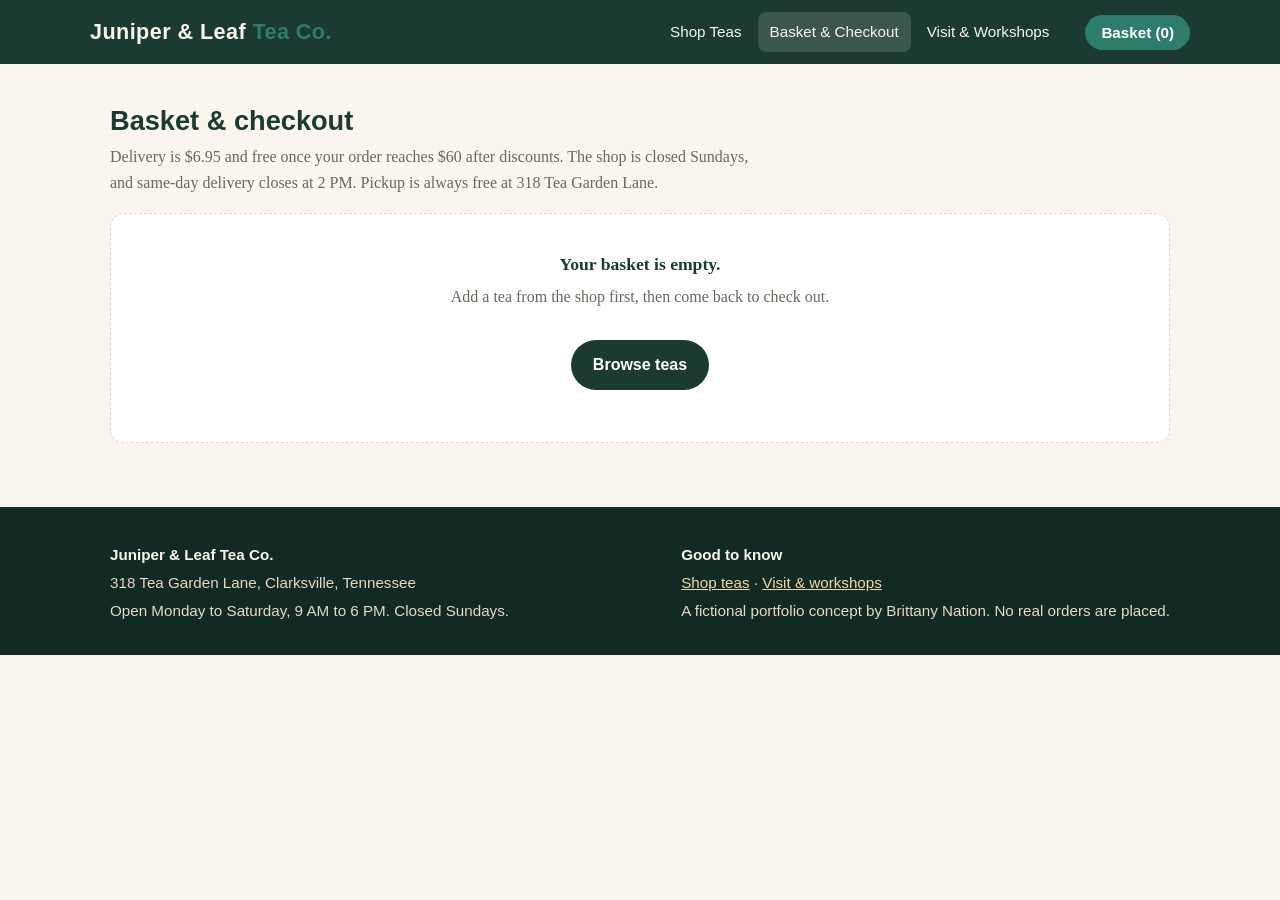
<file: cart.html>
<!DOCTYPE html>
<html lang="en">
<head>
  <meta charset="UTF-8">
  <meta name="viewport" content="width=device-width, initial-scale=1.0">
  <title>Basket &amp; Checkout — Juniper & Leaf Tea Co.</title>
  <meta name="description" content="Review your basket, choose delivery or pickup, and check out with a real confirmation from Juniper &amp; Leaf Tea Co..">
  <meta property="og:type" content="website">
  <meta property="og:title" content="Basket &amp; Checkout — Juniper & Leaf Tea Co.">
  <meta property="og:description" content="Delivery or pickup, a gift message, promo code TEA10, and a real confirmation for every order.">
  <meta property="og:image" content="https://brittanynation.github.io/juniper-leaf-tea/og-image.png">
  <meta property="og:url" content="https://brittanynation.github.io/juniper-leaf-tea/cart.html">
  <meta name="twitter:card" content="summary_large_image">
  <link rel="stylesheet" href="styles.css">
</head>
<body>
  <header class="site-header">
    <div class="header-inner">
      <a class="brand" href="index.html">Juniper & Leaf <span>Tea Co.</span></a>
      <nav class="main-nav" aria-label="Main navigation">
        <a href="index.html">Shop Teas</a>
        <a href="cart.html" aria-current="page">Basket &amp; Checkout</a>
        <a href="visit.html">Visit &amp; Workshops</a>
      </nav>
      <button class="basket-btn" id="basketBtn" type="button" aria-label="Your basket count">Basket (0)</button>
    </div>
  </header>

  <main class="wrap">
    <section>
      <div class="section-head">
        <h2>Basket &amp; checkout</h2>
        <p>Delivery is $6.95 and free once your order reaches $60 after discounts. The shop is closed Sundays, and same-day delivery closes at 2 PM. Pickup is always free at 318 Tea Garden Lane.</p>
      </div>

      <div id="checkoutView">
        <div class="checkout-layout">
          <div>
            <div class="panel">
              <h2>1 · How should it arrive?</h2>
              <p class="sub">Delivery to a Clarksville address, or pick it up at the shop.</p>
              <div class="radio-row" role="radiogroup" aria-label="Delivery or pickup">
                <label class="radio-card">
                  <input type="radio" name="fulfilment" value="delivery" checked>
                  <strong>Delivery — $6.95</strong>
                  <span>Free over $60 after discounts. Same-day by 2 PM, Mon–Sat.</span>
                </label>
                <label class="radio-card">
                  <input type="radio" name="fulfilment" value="pickup">
                  <strong>Pickup — free</strong>
                  <span>318 Tea Garden Lane. Ready in one hour, Mon–Sat 9 AM–6 PM.</span>
                </label>
              </div>
            </div>

            <div class="panel">
              <h2>2 · When &amp; where</h2>
              <p class="sub">Choose a date and, for delivery, the address it is going to.</p>
              <div class="form-grid">
                <div class="field">
                  <label for="orderDate">Delivery / pickup date</label>
                  <input type="date" id="orderDate">
                  <span class="error" id="orderDateError">Pick a date from today onward — and not a Sunday, when the shop is closed.</span>
                  <span class="hint">Sundays are closed. Same-day delivery closes at 2 PM.</span>
                </div>
                <div class="field">
                  <label for="recipientName">Recipient name</label>
                  <input type="text" id="recipientName" autocomplete="off" placeholder="Who is it for?">
                  <span class="error">Please enter the recipient's name.</span>
                </div>
                <div class="field full" id="addressField">
                  <label for="deliveryAddress">Delivery address</label>
                  <input type="text" id="deliveryAddress" autocomplete="off" placeholder="Street address, Clarksville, TN">
                  <span class="error">Please enter a delivery address.</span>
                </div>
                <div class="field full">
                  <label for="giftMessage">Gift message <span class="hint">(optional, up to 200 characters)</span></label>
                  <textarea id="giftMessage" rows="2" maxlength="200" placeholder="Write what the card should say…"></textarea>
                  <span class="hint" id="giftCount">0 / 200 characters</span>
                </div>
              </div>
            </div>

            <div class="panel">
              <h2>3 · Your details &amp; payment</h2>
              <p class="sub">This is a portfolio demo — no real payment is taken and no card is charged.</p>
              <div class="form-grid">
                <div class="field">
                  <label for="buyerName">Your name</label>
                  <input type="text" id="buyerName" autocomplete="off" placeholder="Your full name">
                  <span class="error">Please enter your name.</span>
                </div>
                <div class="field">
                  <label for="buyerEmail">Your email</label>
                  <input type="email" id="buyerEmail" autocomplete="off" placeholder="you@example.com">
                  <span class="error">Please enter a valid email address.</span>
                </div>
                <div class="field">
                  <label for="cardNumber">Card number</label>
                  <input type="text" id="cardNumber" inputmode="numeric" autocomplete="off" placeholder="4242 4242 4242 4242" maxlength="19">
                  <span class="error">Please enter a 16-digit card number.</span>
                </div>
                <div class="field">
                  <label for="cardExpiry">Expiry (MM/YY)</label>
                  <input type="text" id="cardExpiry" inputmode="numeric" autocomplete="off" placeholder="MM/YY" maxlength="5">
                  <span class="error">Please enter a future expiry date as MM/YY.</span>
                </div>
                <div class="field">
                  <label for="cardCvc">CVC</label>
                  <input type="text" id="cardCvc" inputmode="numeric" autocomplete="off" placeholder="123" maxlength="4">
                  <span class="error">Please enter the 3- or 4-digit CVC.</span>
                </div>
                <div class="field">
                  <label for="cardZip">Billing ZIP</label>
                  <input type="text" id="cardZip" inputmode="numeric" autocomplete="off" placeholder="37043" maxlength="5">
                  <span class="error">Please enter a 5-digit ZIP code.</span>
                </div>
              </div>
              <p class="form-msg bad" id="formError" role="alert"></p>
              <button class="btn btn-rose" id="placeOrderBtn" type="button">Place order</button>
            </div>
          </div>

          <div>
            <div class="panel" aria-label="Order summary">
              <h2>Your order</h2>
              <p class="sub">Quantities update here as you change them in the basket.</p>
              <div class="summary-lines" id="summaryLines"></div>
              <div class="promo-row">
                <input type="text" id="promoInput" placeholder="Promo code" aria-label="Promo code" maxlength="20">
                <button class="btn btn-ghost" id="promoBtn" type="button">Apply</button>
              </div>
              <p class="promo-msg" id="promoMsg"></p>
              <div class="totals" id="totalsBox"></div>
              <p class="hint">Try code <strong>TEA10</strong> for 10% off your order.</p>
            </div>
            <div class="panel">
              <h2>Need to change something?</h2>
              <p class="sub">Head back to the shop to add more teas, or change a quantity right here.</p>
              <a class="btn btn-ghost" href="index.html">Back to the shop</a>
            </div>
          </div>
        </div>
      </div>

      <div id="confirmationView" hidden>
        <div class="confirmation">
          <h2>Thank you — your order is in!</h2>
          <p class="ref" id="orderRef"></p>
          <p id="confirmText"></p>
          <p id="confirmGift"></p>
          <a class="btn" href="index.html">Shop more teas</a>
        </div>
      </div>

      <div id="emptyView" hidden>
        <div class="empty-state">
          <strong>Your basket is empty.</strong>
          Add a tea from the shop first, then come back to check out.
          <p><a class="btn" href="index.html" style="margin-top:14px">Browse teas</a></p>
        </div>
      </div>
    </section>
  </main>

  <footer class="site-footer">
    <div class="wrap">
      <div>
        <strong>Juniper & Leaf Tea Co.</strong>
        <p>318 Tea Garden Lane, Clarksville, Tennessee</p>
        <p>Open Monday to Saturday, 9 AM to 6 PM. Closed Sundays.</p>
      </div>
      <div>
        <strong>Good to know</strong>
        <p><a href="index.html">Shop teas</a> &middot; <a href="visit.html">Visit &amp; workshops</a></p>
        <p>A fictional portfolio concept by Brittany Nation. No real orders are placed.</p>
      </div>
    </div>
  </footer>

  <script src="cart.js"></script>
</body>
</html>
</file>
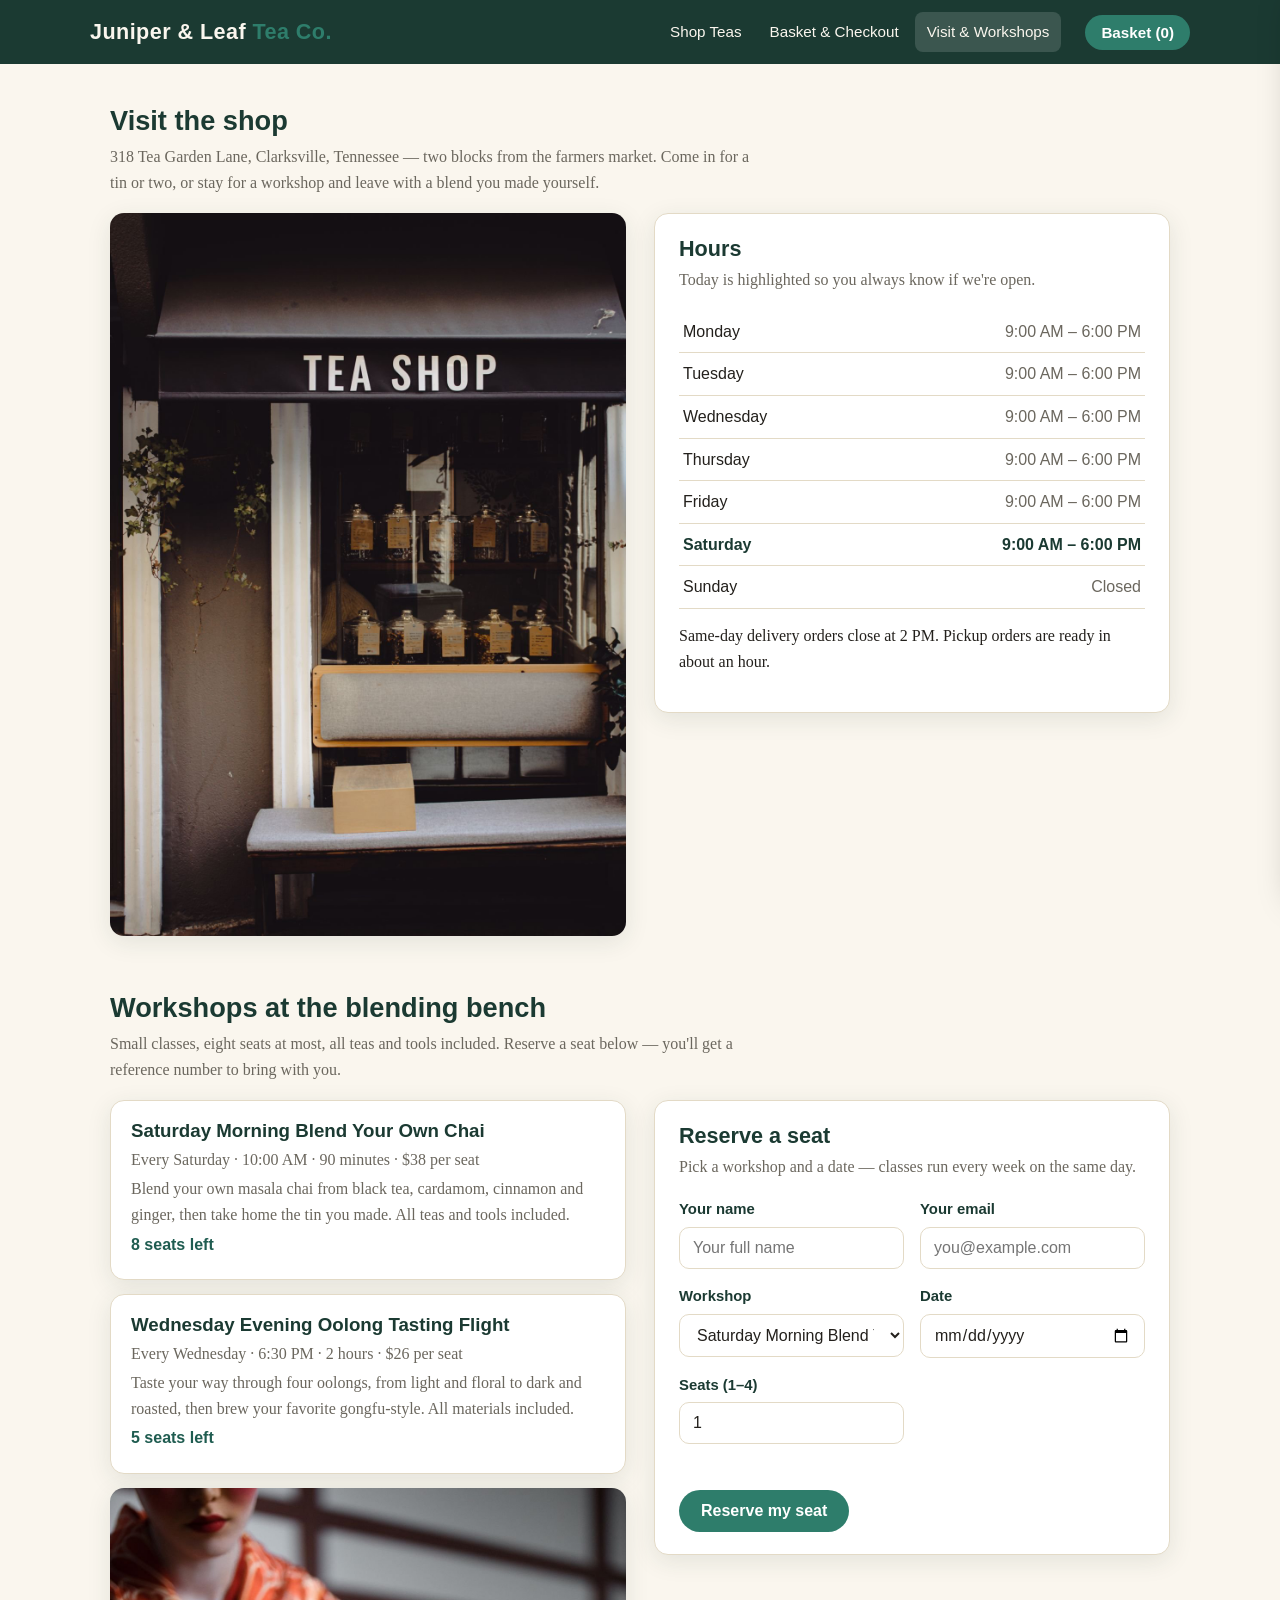
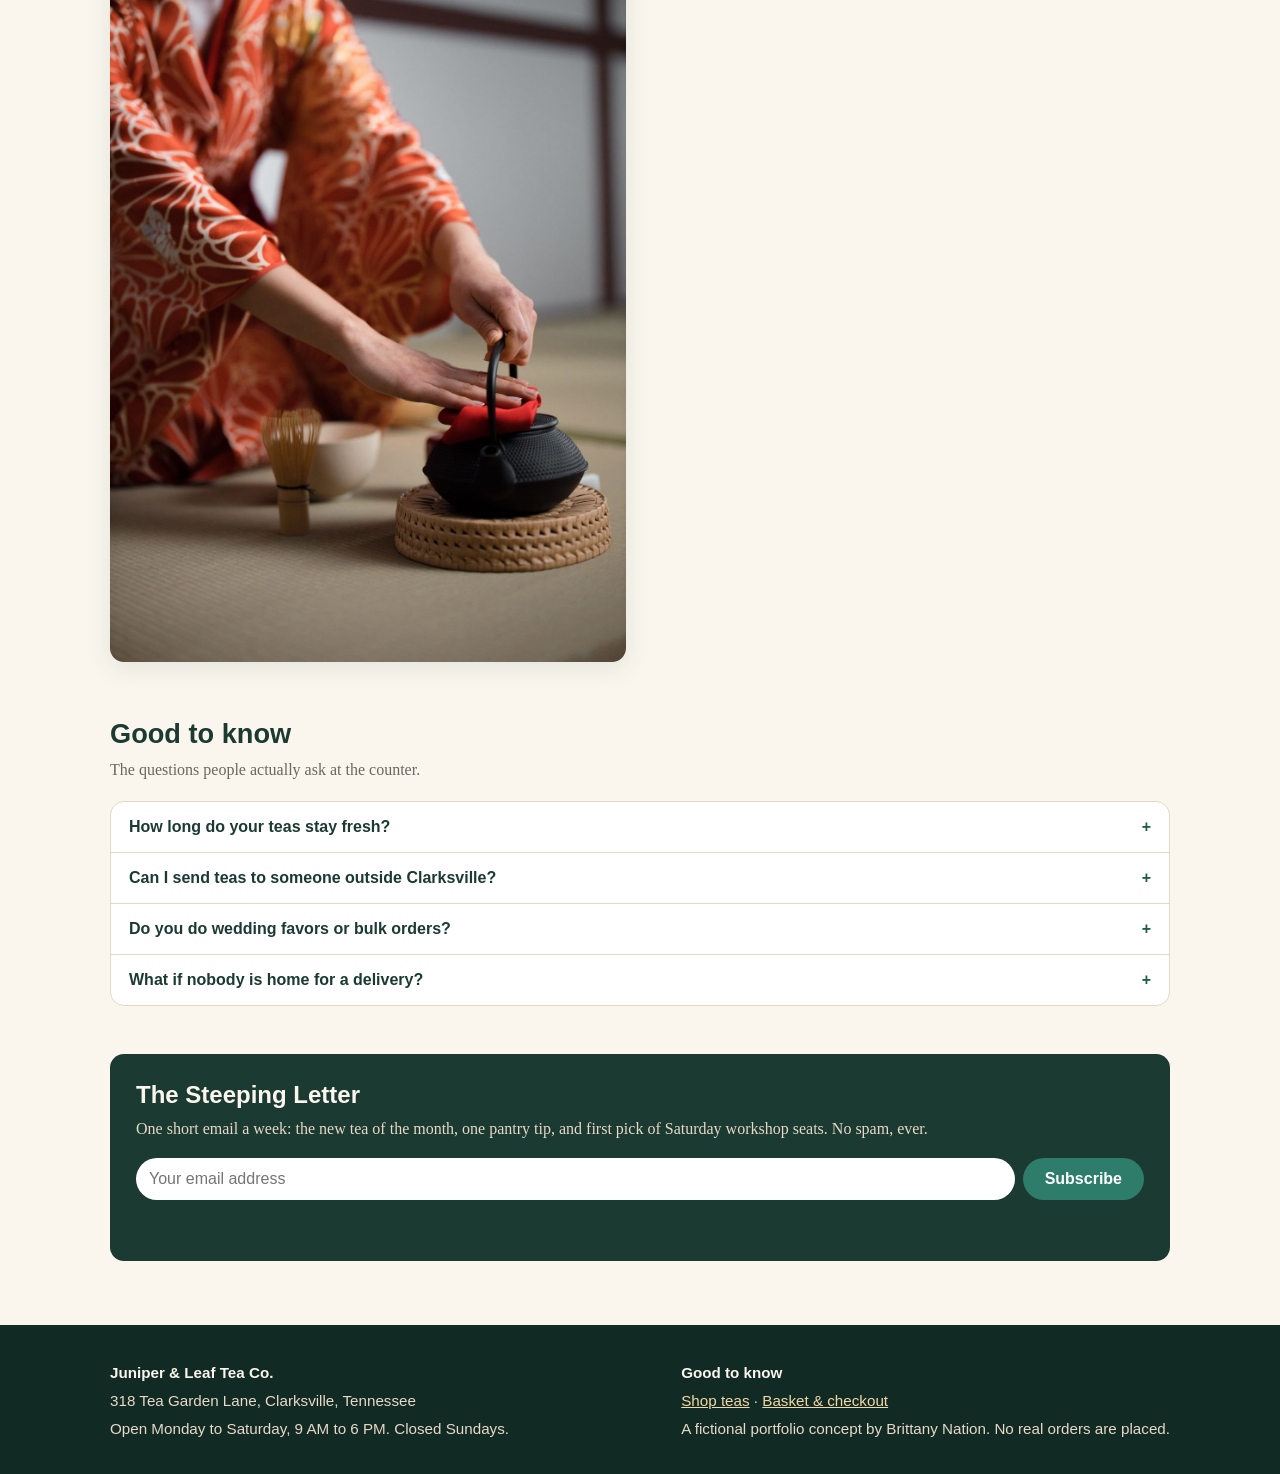
<file: visit.html>
<!DOCTYPE html>
<html lang="en">
<head>
  <meta charset="UTF-8">
  <meta name="viewport" content="width=device-width, initial-scale=1.0">
  <title>Visit &amp; Workshops — Juniper & Leaf Tea Co.</title>
  <meta name="description" content="Visit Juniper &amp; Leaf Tea Co. in Clarksville, Tennessee — hours, tea-blending workshops with RSVP, FAQs, and The Steeping Letter newsletter.">
  <meta property="og:type" content="website">
  <meta property="og:title" content="Visit &amp; Workshops — Juniper & Leaf Tea Co.">
  <meta property="og:description" content="Shop hours, hands-on blending workshops, FAQs, and The Steeping Letter newsletter.">
  <meta property="og:image" content="https://brittanynation.github.io/juniper-leaf-tea/og-image.png">
  <meta property="og:url" content="https://brittanynation.github.io/juniper-leaf-tea/visit.html">
  <meta name="twitter:card" content="summary_large_image">
  <link rel="stylesheet" href="styles.css">
</head>
<body>
  <header class="site-header">
    <div class="header-inner">
      <a class="brand" href="index.html">Juniper & Leaf <span>Tea Co.</span></a>
      <nav class="main-nav" aria-label="Main navigation">
        <a href="index.html">Shop Teas</a>
        <a href="cart.html">Basket &amp; Checkout</a>
        <a href="visit.html" aria-current="page">Visit &amp; Workshops</a>
      </nav>
      <button class="basket-btn" id="basketBtn" type="button" aria-label="Open your basket">Basket (0)</button>
    </div>
  </header>

  <main class="wrap">
    <section>
      <div class="section-head">
        <h2>Visit the shop</h2>
        <p>318 Tea Garden Lane, Clarksville, Tennessee — two blocks from the farmers market. Come in for a tin or two, or stay for a workshop and leave with a blend you made yourself.</p>
      </div>

      <div class="two-col">
        <div class="photo-frame">
          <img src="images/shop.jpg" alt="A cozy tea shop with vintage charm, shelves of tea tins and teapots">
        </div>
        <div class="panel">
          <h2>Hours</h2>
          <p class="sub">Today is highlighted so you always know if we're open.</p>
          <table class="hours-table" id="hoursTable">
            <tbody>
              <tr data-day="1"><td>Monday</td><td>9:00 AM – 6:00 PM</td></tr>
              <tr data-day="2"><td>Tuesday</td><td>9:00 AM – 6:00 PM</td></tr>
              <tr data-day="3"><td>Wednesday</td><td>9:00 AM – 6:00 PM</td></tr>
              <tr data-day="4"><td>Thursday</td><td>9:00 AM – 6:00 PM</td></tr>
              <tr data-day="5"><td>Friday</td><td>9:00 AM – 6:00 PM</td></tr>
              <tr data-day="6"><td>Saturday</td><td>9:00 AM – 6:00 PM</td></tr>
              <tr data-day="0"><td>Sunday</td><td>Closed</td></tr>
            </tbody>
          </table>
          <p class="hint" style="margin-top:14px">Same-day delivery orders close at 2 PM. Pickup orders are ready in about an hour.</p>
        </div>
      </div>
    </section>

    <section>
      <div class="section-head">
        <h2>Workshops at the blending bench</h2>
        <p>Small classes, eight seats at most, all teas and tools included. Reserve a seat below — you'll get a reference number to bring with you.</p>
      </div>

      <div class="two-col">
        <div>
          <div class="workshop-card">
            <h3>Saturday Morning Blend Your Own Chai</h3>
            <p>Every Saturday · 10:00 AM · 90 minutes · $38 per seat</p>
            <p>Blend your own masala chai from black tea, cardamom, cinnamon and ginger, then take home the tin you made. All teas and tools included.</p>
            <p class="seats" id="seats-w1">8 seats left</p>
          </div>
          <div class="workshop-card">
            <h3>Wednesday Evening Oolong Tasting Flight</h3>
            <p>Every Wednesday · 6:30 PM · 2 hours · $26 per seat</p>
            <p>Taste your way through four oolongs, from light and floral to dark and roasted, then brew your favorite gongfu-style. All materials included.</p>
            <p class="seats" id="seats-w2">5 seats left</p>
          </div>
          <div class="photo-frame">
            <img src="images/workshop.jpg" alt="A woman in a traditional kimono performing a Japanese tea ceremony" style="min-height:200px">
          </div>
        </div>

        <div class="panel">
          <h2>Reserve a seat</h2>
          <p class="sub">Pick a workshop and a date — classes run every week on the same day.</p>
          <div class="form-grid">
            <div class="field">
              <label for="rsvpName">Your name</label>
              <input type="text" id="rsvpName" autocomplete="off" placeholder="Your full name">
              <span class="error">Please enter your name.</span>
            </div>
            <div class="field">
              <label for="rsvpEmail">Your email</label>
              <input type="email" id="rsvpEmail" autocomplete="off" placeholder="you@example.com">
              <span class="error">Please enter a valid email address.</span>
            </div>
            <div class="field">
              <label for="rsvpWorkshop">Workshop</label>
              <select id="rsvpWorkshop">
                <option value="w1">Saturday Morning Blend Your Own Chai — $38</option>
                <option value="w2">Wednesday Evening Oolong Tasting Flight — $26</option>
              </select>
            </div>
            <div class="field">
              <label for="rsvpDate">Date</label>
              <input type="date" id="rsvpDate">
              <span class="error" id="rsvpDateError">Pick a future date on the right weekday for that workshop.</span>
            </div>
            <div class="field">
              <label for="rsvpSeats">Seats (1–4)</label>
              <input type="number" id="rsvpSeats" min="1" max="4" value="1">
              <span class="error">Please reserve between 1 and 4 seats.</span>
            </div>
          </div>
          <p class="form-msg bad" id="rsvpError" role="alert"></p>
          <button class="btn btn-rose" id="rsvpBtn" type="button">Reserve my seat</button>
          <div id="rsvpSuccess" hidden>
            <p class="form-msg ok" id="rsvpMsg" style="margin-top:14px"></p>
          </div>
        </div>
      </div>
    </section>

    <section>
      <div class="section-head">
        <h2>Good to know</h2>
        <p>The questions people actually ask at the counter.</p>
      </div>
      <div class="accordion" id="faqAccordion">
        <div class="acc-item">
          <button class="acc-btn" type="button" aria-expanded="false">How long do your teas stay fresh? <span class="acc-icon">+</span></button>
          <div class="acc-panel"><p>Loose-leaf teas stay bright for 6 to 12 months; whole-leaf teas keep 2 to 3 years. Keep tins cool, dark and dry, and sniff before you brew — if the smell has faded, the flavor has too. Every batch is dated on the tin, and any tin that arrives stale gets replaced — just tell us.</p></div>
        </div>
        <div class="acc-item">
          <button class="acc-btn" type="button" aria-expanded="false">Can I send teas to someone outside Clarksville? <span class="acc-icon">+</span></button>
          <div class="acc-panel"><p>Our own delivery covers Clarksville and the surrounding area. For anywhere else in the country, we ship by mail — tea tins travel well in our padded boxes, and shipping is free over $60 just like delivery.</p></div>
        </div>
        <div class="acc-item">
          <button class="acc-btn" type="button" aria-expanded="false">Do you do wedding favors or bulk orders? <span class="acc-icon">+</span></button>
          <div class="acc-panel"><p>Yes — small Taster tins make good table favors, and Pantry tins cover a big kitchen. For wedding or restaurant orders, book a free consultation at the shop at least six weeks ahead.</p></div>
        </div>
        <div class="acc-item">
          <button class="acc-btn" type="button" aria-expanded="false">What if nobody is home for a delivery? <span class="acc-icon">+</span></button>
          <div class="acc-panel"><p>We leave the order in a shaded spot by the door with a note, and text you a photo of where it is. If the weather is harsh, we bring it back to the shop and reschedule for free.</p></div>
        </div>
      </div>
    </section>

    <section>
      <div class="newsletter-box">
        <h2>The Steeping Letter</h2>
        <p>One short email a week: the new tea of the month, one pantry tip, and first pick of Saturday workshop seats. No spam, ever.</p>
        <form id="newsletterForm" novalidate>
          <input type="email" id="newsletterEmail" placeholder="Your email address" aria-label="Email address for the newsletter">
          <button class="btn btn-rose" type="submit">Subscribe</button>
        </form>
        <p class="form-msg" id="newsletterMsg"></p>
      </div>
    </section>
  </main>

  <!-- Basket drawer (shared with the shop page) -->
  <div class="drawer-backdrop" id="drawerBackdrop"></div>
  <aside class="drawer" id="basketDrawer" aria-label="Your basket">
    <div class="drawer-head">
      <h2>Your basket</h2>
      <button class="modal-close" id="drawerClose" type="button" aria-label="Close basket">&times;</button>
    </div>
    <div class="drawer-body" id="drawerBody"></div>
    <div class="drawer-foot" id="drawerFoot"></div>
  </aside>

  <footer class="site-footer">
    <div class="wrap">
      <div>
        <strong>Juniper & Leaf Tea Co.</strong>
        <p>318 Tea Garden Lane, Clarksville, Tennessee</p>
        <p>Open Monday to Saturday, 9 AM to 6 PM. Closed Sundays.</p>
      </div>
      <div>
        <strong>Good to know</strong>
        <p><a href="index.html">Shop teas</a> &middot; <a href="cart.html">Basket &amp; checkout</a></p>
        <p>A fictional portfolio concept by Brittany Nation. No real orders are placed.</p>
      </div>
    </div>
  </footer>

  <script src="visit.js"></script>
</body>
</html>
</file>
<file: styles.css>
/* Juniper & Leaf Tea Co. — design system.
   Palette: deep pine #1B3A32, jade #2E7D6B, honey #E0A458,
   sand #E9E2D0, cream #FAF6EE, ink #23201C, olive #A8C686. */

:root {
  --green: #1b3a32;
  --green-deep: #122a24;
  --rose: #2e7d6b;
  --rose-deep: #1f5c50;
  --blush: #e9e2d0;
  --cream: #faf6ee;
  --gold: #e0a458;
  --ink: #23201c;
  --muted: #6b675e;
  --sage: #a8c686;
  --line: #e3dac6;
  --white: #ffffff;
  --radius: 14px;
  --shadow: 0 6px 24px rgba(27, 58, 50, 0.10);
}

* { box-sizing: border-box; }

body {
  margin: 0;
  font-family: Georgia, "Times New Roman", serif;
  background: var(--cream);
  color: var(--ink);
  line-height: 1.6;
}

h1, h2, h3, h4, .sans {
  font-family: "Trebuchet MS", "Segoe UI", Verdana, sans-serif;
  line-height: 1.25;
}

a { color: var(--rose-deep); }
a:hover { color: var(--green); }

/* ---------- Header / nav ---------- */
.site-header {
  background: var(--green);
  color: var(--cream);
  padding: 0 20px;
  position: sticky;
  top: 0;
  z-index: 50;
}
.header-inner {
  max-width: 1100px;
  margin: 0 auto;
  display: flex;
  align-items: center;
  gap: 24px;
  min-height: 64px;
}
.brand {
  font-family: "Trebuchet MS", sans-serif;
  font-size: 1.35rem;
  font-weight: 700;
  color: var(--cream);
  text-decoration: none;
  letter-spacing: 0.02em;
  white-space: nowrap;
}
.brand span { color: var(--rose); }
.main-nav { display: flex; gap: 4px; margin-left: auto; }
.main-nav a {
  color: var(--cream);
  text-decoration: none;
  font-family: "Trebuchet MS", sans-serif;
  font-size: 0.95rem;
  padding: 8px 12px;
  border-radius: 8px;
}
.main-nav a:hover, .main-nav a[aria-current="page"] { background: rgba(255, 255, 255, 0.14); }
.basket-btn {
  background: var(--rose);
  color: #fff;
  border: none;
  border-radius: 999px;
  padding: 9px 16px;
  font-family: "Trebuchet MS", sans-serif;
  font-size: 0.95rem;
  font-weight: 700;
  cursor: pointer;
  white-space: nowrap;
}
.basket-btn:hover { background: var(--rose-deep); }

/* ---------- Layout ---------- */
.wrap { max-width: 1100px; margin: 0 auto; padding: 0 20px; }
section { padding: 40px 0 8px; }
.section-head { margin-bottom: 18px; }
.section-head h2 { margin: 0 0 6px; font-size: 1.7rem; color: var(--green); }
.section-head p { margin: 0; color: var(--muted); max-width: 640px; }

/* ---------- Hero ---------- */
.hero {
  display: grid;
  grid-template-columns: 1.05fr 1fr;
  gap: 32px;
  align-items: center;
  padding: 44px 0 12px;
}
.hero h1 { font-size: 2.6rem; margin: 0 0 12px; color: var(--green); }
.hero h1 em { color: var(--rose-deep); font-style: normal; }
.hero p { font-size: 1.1rem; color: var(--muted); margin: 0 0 20px; }
.hero img {
  width: 100%;
  height: 340px;
  object-fit: cover;
  border-radius: var(--radius);
  box-shadow: var(--shadow);
}
.hero-cta { display: flex; gap: 12px; flex-wrap: wrap; }

/* ---------- Buttons ---------- */
.btn {
  display: inline-block;
  background: var(--green);
  color: #fff;
  border: none;
  border-radius: 999px;
  padding: 12px 22px;
  font-family: "Trebuchet MS", sans-serif;
  font-size: 1rem;
  font-weight: 700;
  cursor: pointer;
  text-decoration: none;
  text-align: center;
}
.btn:hover { background: var(--green-deep); color: #fff; }
.btn-rose { background: var(--rose); }
.btn-rose:hover { background: var(--rose-deep); }
.btn-ghost {
  background: transparent;
  color: var(--green);
  border: 2px solid var(--green);
}
.btn-ghost:hover { background: var(--green); color: #fff; }
.btn:disabled { opacity: 0.5; cursor: not-allowed; }

/* ---------- Trust band ---------- */
.trust-band {
  display: grid;
  grid-template-columns: repeat(4, 1fr);
  gap: 16px;
  margin: 28px 0 8px;
}
.trust-card {
  background: var(--white);
  border: 1px solid var(--line);
  border-radius: var(--radius);
  padding: 16px 18px;
}
.trust-card strong {
  display: block;
  font-family: "Trebuchet MS", sans-serif;
  color: var(--green);
  font-size: 1.02rem;
}
.trust-card p { margin: 4px 0 0; color: var(--muted); font-size: 0.93rem; }

/* ---------- Toolbar: search / chips / sort ---------- */
.toolbar {
  display: flex;
  flex-wrap: wrap;
  gap: 12px;
  align-items: center;
  margin-bottom: 18px;
}
.toolbar input[type="search"], .toolbar select {
  font-family: "Trebuchet MS", sans-serif;
  font-size: 1rem;
  padding: 10px 14px;
  border: 1.5px solid var(--line);
  border-radius: 999px;
  background: var(--white);
  color: var(--ink);
}
.toolbar input[type="search"] { flex: 1 1 220px; }
.chips { display: flex; flex-wrap: wrap; gap: 8px; }
.chip {
  font-family: "Trebuchet MS", sans-serif;
  font-size: 0.92rem;
  padding: 8px 14px;
  border-radius: 999px;
  border: 1.5px solid var(--green);
  background: transparent;
  color: var(--green);
  cursor: pointer;
}
.chip:hover { background: var(--blush); }
.chip[aria-pressed="true"] { background: var(--green); color: #fff; }
.result-count { color: var(--muted); font-size: 0.95rem; margin-left: auto; }

/* ---------- Tea grid ---------- */
.grid {
  display: grid;
  grid-template-columns: repeat(3, 1fr);
  gap: 20px;
}
.card {
  background: var(--white);
  border: 1px solid var(--line);
  border-radius: var(--radius);
  overflow: hidden;
  box-shadow: var(--shadow);
  display: flex;
  flex-direction: column;
  position: relative;
}
.card img { width: 100%; height: 220px; object-fit: cover; display: block; }
.card-body { padding: 16px 18px 18px; display: flex; flex-direction: column; flex: 1; }
.card-body h3 { margin: 0 0 4px; font-size: 1.15rem; color: var(--green); }
.card-family {
  font-family: "Trebuchet MS", sans-serif;
  font-size: 0.8rem;
  text-transform: uppercase;
  letter-spacing: 0.08em;
  color: var(--rose-deep);
  margin-bottom: 6px;
}
.card-body p.desc { margin: 0 0 12px; color: var(--muted); font-size: 0.95rem; flex: 1; }
.card-meta {
  display: flex;
  justify-content: space-between;
  align-items: baseline;
  font-family: "Trebuchet MS", sans-serif;
}
.price { font-size: 1.2rem; font-weight: 700; color: var(--green); }
.price small { font-size: 0.8rem; color: var(--muted); font-weight: 400; }
.detail { color: var(--muted); font-size: 0.9rem; }
.card-actions { display: flex; gap: 8px; margin-top: 12px; }
.card-actions .btn { flex: 1; padding: 10px 12px; font-size: 0.95rem; }
.heart {
  background: var(--white);
  border: 1.5px solid var(--line);
  border-radius: 999px;
  width: 42px;
  cursor: pointer;
  font-size: 1.15rem;
  line-height: 1;
}
.heart[aria-pressed="true"] { border-color: var(--rose); color: var(--rose-deep); background: var(--blush); }
.empty-state {
  background: var(--white);
  border: 1px dashed var(--line);
  border-radius: var(--radius);
  padding: 36px 24px;
  text-align: center;
  color: var(--muted);
  grid-column: 1 / -1;
}
.empty-state strong { color: var(--green); display: block; font-size: 1.1rem; margin-bottom: 6px; }

/* ---------- Modal ---------- */
.modal-backdrop {
  position: fixed;
  inset: 0;
  background: rgba(42, 24, 15, 0.6);
  display: none;
  align-items: flex-start;
  justify-content: center;
  padding: 40px 16px;
  z-index: 100;
  overflow-y: auto;
}
.modal-backdrop.open { display: flex; }
.modal {
  background: var(--cream);
  border-radius: var(--radius);
  max-width: 640px;
  width: 100%;
  overflow: hidden;
  box-shadow: 0 18px 48px rgba(0, 0, 0, 0.3);
}
.modal img { width: 100%; height: 280px; object-fit: cover; display: block; }
.modal-body { padding: 22px 24px 26px; }
.modal-body h3 { margin: 0 0 4px; font-size: 1.5rem; color: var(--green); }
.modal-body .card-family { margin-bottom: 10px; }
.modal-body p.desc { color: var(--muted); margin: 0 0 16px; }
.modal-close {
  float: right;
  background: var(--white);
  border: 1.5px solid var(--line);
  border-radius: 50%;
  width: 36px;
  height: 36px;
  font-size: 1.1rem;
  cursor: pointer;
  margin: -6px -6px 0 0;
}
.size-row { display: flex; gap: 8px; flex-wrap: wrap; margin-bottom: 16px; }
.size-opt {
  flex: 1;
  min-width: 120px;
  border: 1.5px solid var(--line);
  background: var(--white);
  border-radius: 10px;
  padding: 10px 12px;
  cursor: pointer;
  font-family: "Trebuchet MS", sans-serif;
  text-align: left;
}
.size-opt strong { display: block; color: var(--green); }
.size-opt span { color: var(--muted); font-size: 0.88rem; }
.size-opt[aria-pressed="true"] { border-color: var(--rose); background: var(--blush); }
.qty-row { display: flex; align-items: center; gap: 12px; margin-bottom: 16px; font-family: "Trebuchet MS", sans-serif; }
.qty-row button {
  width: 36px; height: 36px;
  border-radius: 50%;
  border: 1.5px solid var(--green);
  background: var(--white);
  color: var(--green);
  font-size: 1.2rem;
  cursor: pointer;
}
.qty-row output { font-size: 1.15rem; font-weight: 700; min-width: 28px; text-align: center; }
.modal-total {
  display: flex; justify-content: space-between;
  font-family: "Trebuchet MS", sans-serif;
  font-size: 1.15rem; font-weight: 700; color: var(--green);
  border-top: 1px solid var(--line);
  padding-top: 14px; margin-bottom: 16px;
}
.modal .btn { width: 100%; }
.modal-note { font-size: 0.9rem; color: var(--muted); text-align: center; margin: 10px 0 0; }

/* ---------- Basket drawer ---------- */
.drawer-backdrop {
  position: fixed; inset: 0;
  background: rgba(42, 24, 15, 0.5);
  display: none; z-index: 90;
}
.drawer-backdrop.open { display: block; }
.drawer {
  position: fixed;
  top: 0; right: 0; bottom: 0;
  width: min(420px, 92vw);
  background: var(--cream);
  z-index: 95;
  transform: translateX(105%);
  transition: transform 0.25s ease;
  display: flex;
  flex-direction: column;
  box-shadow: -8px 0 32px rgba(0, 0, 0, 0.25);
}
.drawer.open { transform: translateX(0); }
.drawer-head {
  display: flex; justify-content: space-between; align-items: center;
  padding: 18px 20px;
  border-bottom: 1px solid var(--line);
}
.drawer-head h2 { margin: 0; font-size: 1.3rem; color: var(--green); }
.drawer-body { flex: 1; overflow-y: auto; padding: 16px 20px; }
.drawer-foot { padding: 16px 20px; border-top: 1px solid var(--line); }
.drawer-foot .btn { width: 100%; }
.basket-line {
  display: grid;
  grid-template-columns: 64px 1fr auto;
  gap: 12px;
  padding: 12px 0;
  border-bottom: 1px solid var(--line);
  align-items: start;
}
.basket-line img { width: 64px; height: 64px; object-fit: cover; border-radius: 8px; }
.basket-line h4 { margin: 0 0 2px; font-size: 1rem; color: var(--green); }
.basket-line .line-sub { font-size: 0.88rem; color: var(--muted); margin: 0 0 6px; }
.qty-mini { display: inline-flex; align-items: center; gap: 8px; font-family: "Trebuchet MS", sans-serif; }
.qty-mini button {
  width: 26px; height: 26px; border-radius: 50%;
  border: 1.5px solid var(--green); background: var(--white);
  color: var(--green); cursor: pointer; font-size: 1rem; line-height: 1;
}
.line-price { font-family: "Trebuchet MS", sans-serif; font-weight: 700; color: var(--green); text-align: right; }
.line-remove {
  background: none; border: none; color: var(--rose-deep);
  cursor: pointer; font-size: 0.85rem; padding: 0; margin-top: 4px;
  font-family: "Trebuchet MS", sans-serif; text-decoration: underline;
}
.drawer-empty { color: var(--muted); text-align: center; padding: 40px 12px; }
.totals { font-family: "Trebuchet MS", sans-serif; margin-bottom: 12px; }
.totals div { display: flex; justify-content: space-between; padding: 3px 0; }
.totals .grand { font-weight: 700; font-size: 1.1rem; color: var(--green); border-top: 1px solid var(--line); margin-top: 6px; padding-top: 8px; }

/* ---------- Forms ---------- */
.form-grid { display: grid; grid-template-columns: 1fr 1fr; gap: 16px; }
.field { display: flex; flex-direction: column; gap: 5px; }
.field.full { grid-column: 1 / -1; }
.field label { font-family: "Trebuchet MS", sans-serif; font-weight: 700; font-size: 0.93rem; color: var(--green); }
.field input, .field select, .field textarea {
  font-family: "Trebuchet MS", sans-serif;
  font-size: 1rem;
  padding: 11px 13px;
  border: 1.5px solid var(--line);
  border-radius: 10px;
  background: var(--white);
  color: var(--ink);
  width: 100%;
}
.field input:focus, .field select:focus, .field textarea:focus { outline: 2px solid var(--rose); border-color: var(--rose); }
.field .hint { font-size: 0.86rem; color: var(--muted); }
.field .error { font-size: 0.88rem; color: #a83232; display: none; font-family: "Trebuchet MS", sans-serif; }
.field.invalid input, .field.invalid select, .field.invalid textarea { border-color: #a83232; }
.field.invalid .error { display: block; }
.radio-row { display: flex; gap: 10px; flex-wrap: wrap; }
.radio-card {
  flex: 1; min-width: 180px;
  border: 1.5px solid var(--line);
  background: var(--white);
  border-radius: 10px;
  padding: 12px 14px;
  cursor: pointer;
  font-family: "Trebuchet MS", sans-serif;
}
.radio-card input { margin-right: 6px; accent-color: var(--rose-deep); }
.radio-card strong { color: var(--green); display: block; }
.radio-card span { color: var(--muted); font-size: 0.9rem; }
.radio-card:has(input:checked) { border-color: var(--rose); background: var(--blush); }

/* ---------- Checkout layout ---------- */
.checkout-layout { display: grid; grid-template-columns: 1.5fr 1fr; gap: 28px; align-items: start; }
.panel {
  background: var(--white);
  border: 1px solid var(--line);
  border-radius: var(--radius);
  padding: 22px 24px;
  margin-bottom: 20px;
  box-shadow: var(--shadow);
}
.panel h2 { margin: 0 0 4px; font-size: 1.35rem; color: var(--green); }
.panel > p.sub { color: var(--muted); margin: 0 0 18px; }
.summary-lines { margin-bottom: 12px; }
.summary-line {
  display: grid; grid-template-columns: 52px 1fr auto;
  gap: 10px; align-items: center;
  padding: 8px 0; border-bottom: 1px solid var(--line);
  font-family: "Trebuchet MS", sans-serif; font-size: 0.95rem;
}
.summary-line img { width: 52px; height: 52px; object-fit: cover; border-radius: 8px; }
.summary-line .line-sub { color: var(--muted); font-size: 0.86rem; }
.promo-row { display: flex; gap: 8px; margin: 12px 0; }
.promo-row input {
  flex: 1; font-family: "Trebuchet MS", sans-serif; font-size: 1rem;
  padding: 10px 13px; border: 1.5px solid var(--line); border-radius: 10px;
  text-transform: uppercase;
}
.promo-msg { font-size: 0.9rem; font-family: "Trebuchet MS", sans-serif; min-height: 1.2em; }
.promo-msg.ok { color: var(--sage); }
.promo-msg.bad { color: #a83232; }

/* ---------- Confirmation ---------- */
.confirmation {
  background: var(--blush);
  border: 2px solid var(--rose);
  border-radius: var(--radius);
  padding: 28px;
  text-align: center;
}
.confirmation h2 { color: var(--green); margin: 0 0 8px; }
.confirmation .ref {
  font-family: "Trebuchet MS", sans-serif;
  font-size: 1.4rem; font-weight: 700; color: var(--rose-deep);
  letter-spacing: 0.05em; margin: 8px 0 16px;
}
.confirmation p { color: var(--muted); max-width: 520px; margin: 0 auto 12px; }

/* ---------- Visit page ---------- */
.two-col { display: grid; grid-template-columns: 1fr 1fr; gap: 28px; align-items: start; }
.hours-table { width: 100%; border-collapse: collapse; font-family: "Trebuchet MS", sans-serif; }
.hours-table td { padding: 8px 4px; border-bottom: 1px solid var(--line); }
.hours-table td:last-child { text-align: right; color: var(--muted); }
.hours-table tr.today td { font-weight: 700; color: var(--green); }
.photo-frame img { width: 100%; height: 100%; min-height: 280px; object-fit: cover; border-radius: var(--radius); box-shadow: var(--shadow); }
.workshop-card {
  background: var(--white);
  border: 1px solid var(--line);
  border-radius: var(--radius);
  padding: 18px 20px;
  margin-bottom: 14px;
  box-shadow: var(--shadow);
}
.workshop-card h3 { margin: 0 0 4px; color: var(--green); }
.workshop-card p { margin: 4px 0; color: var(--muted); }
.workshop-card .seats { font-family: "Trebuchet MS", sans-serif; font-weight: 700; color: var(--rose-deep); }

/* ---------- Accordion ---------- */
.accordion { border: 1px solid var(--line); border-radius: var(--radius); overflow: hidden; background: var(--white); }
.acc-item + .acc-item { border-top: 1px solid var(--line); }
.acc-btn {
  width: 100%; text-align: left;
  background: none; border: none; cursor: pointer;
  padding: 16px 18px;
  font-family: "Trebuchet MS", sans-serif;
  font-size: 1rem; font-weight: 700; color: var(--green);
  display: flex; justify-content: space-between; gap: 12px;
}
.acc-panel { display: none; padding: 0 18px 16px; color: var(--muted); }
.acc-item.open .acc-panel { display: block; }
.acc-item.open .acc-btn .acc-icon { transform: rotate(45deg); }
.acc-icon { transition: transform 0.2s ease; color: var(--rose-deep); }

/* ---------- Newsletter / success notes ---------- */
.newsletter-box {
  background: var(--green);
  color: var(--cream);
  border-radius: var(--radius);
  padding: 26px;
}
.newsletter-box h2 { color: var(--cream); margin: 0 0 6px; }
.newsletter-box p { color: #e8d9c8; margin: 0 0 16px; }
.newsletter-box form { display: flex; gap: 8px; flex-wrap: wrap; }
.newsletter-box input {
  flex: 1; min-width: 200px;
  font-family: "Trebuchet MS", sans-serif; font-size: 1rem;
  padding: 11px 13px; border-radius: 999px; border: none;
}
.form-msg { font-family: "Trebuchet MS", sans-serif; margin-top: 10px; min-height: 1.2em; }
.form-msg.ok { color: var(--sage); }
.newsletter-box .form-msg.ok { color: #f3d9a8; }
.form-msg.bad { color: #d96c6c; }

/* ---------- Footer ---------- */
.site-footer {
  background: var(--green-deep);
  color: #e8d9c8;
  margin-top: 56px;
  padding: 36px 0 28px;
  font-family: "Trebuchet MS", sans-serif;
  font-size: 0.95rem;
}
.site-footer .wrap { display: flex; flex-wrap: wrap; gap: 24px; justify-content: space-between; }
.site-footer strong { color: var(--cream); }
.site-footer a { color: #f3d9a8; }
.site-footer p { margin: 4px 0; }

/* ---------- Responsive ---------- */
@media (max-width: 860px) {
  .hero { grid-template-columns: 1fr; }
  .hero img { height: 260px; }
  .grid { grid-template-columns: repeat(2, 1fr); }
  .trust-band { grid-template-columns: repeat(2, 1fr); }
  .checkout-layout, .two-col { grid-template-columns: 1fr; }
}
@media (max-width: 560px) {
  .grid { grid-template-columns: 1fr; }
  .form-grid { grid-template-columns: 1fr; }
  .main-nav { display: none; }
  .hero h1 { font-size: 2rem; }
}
</file>
